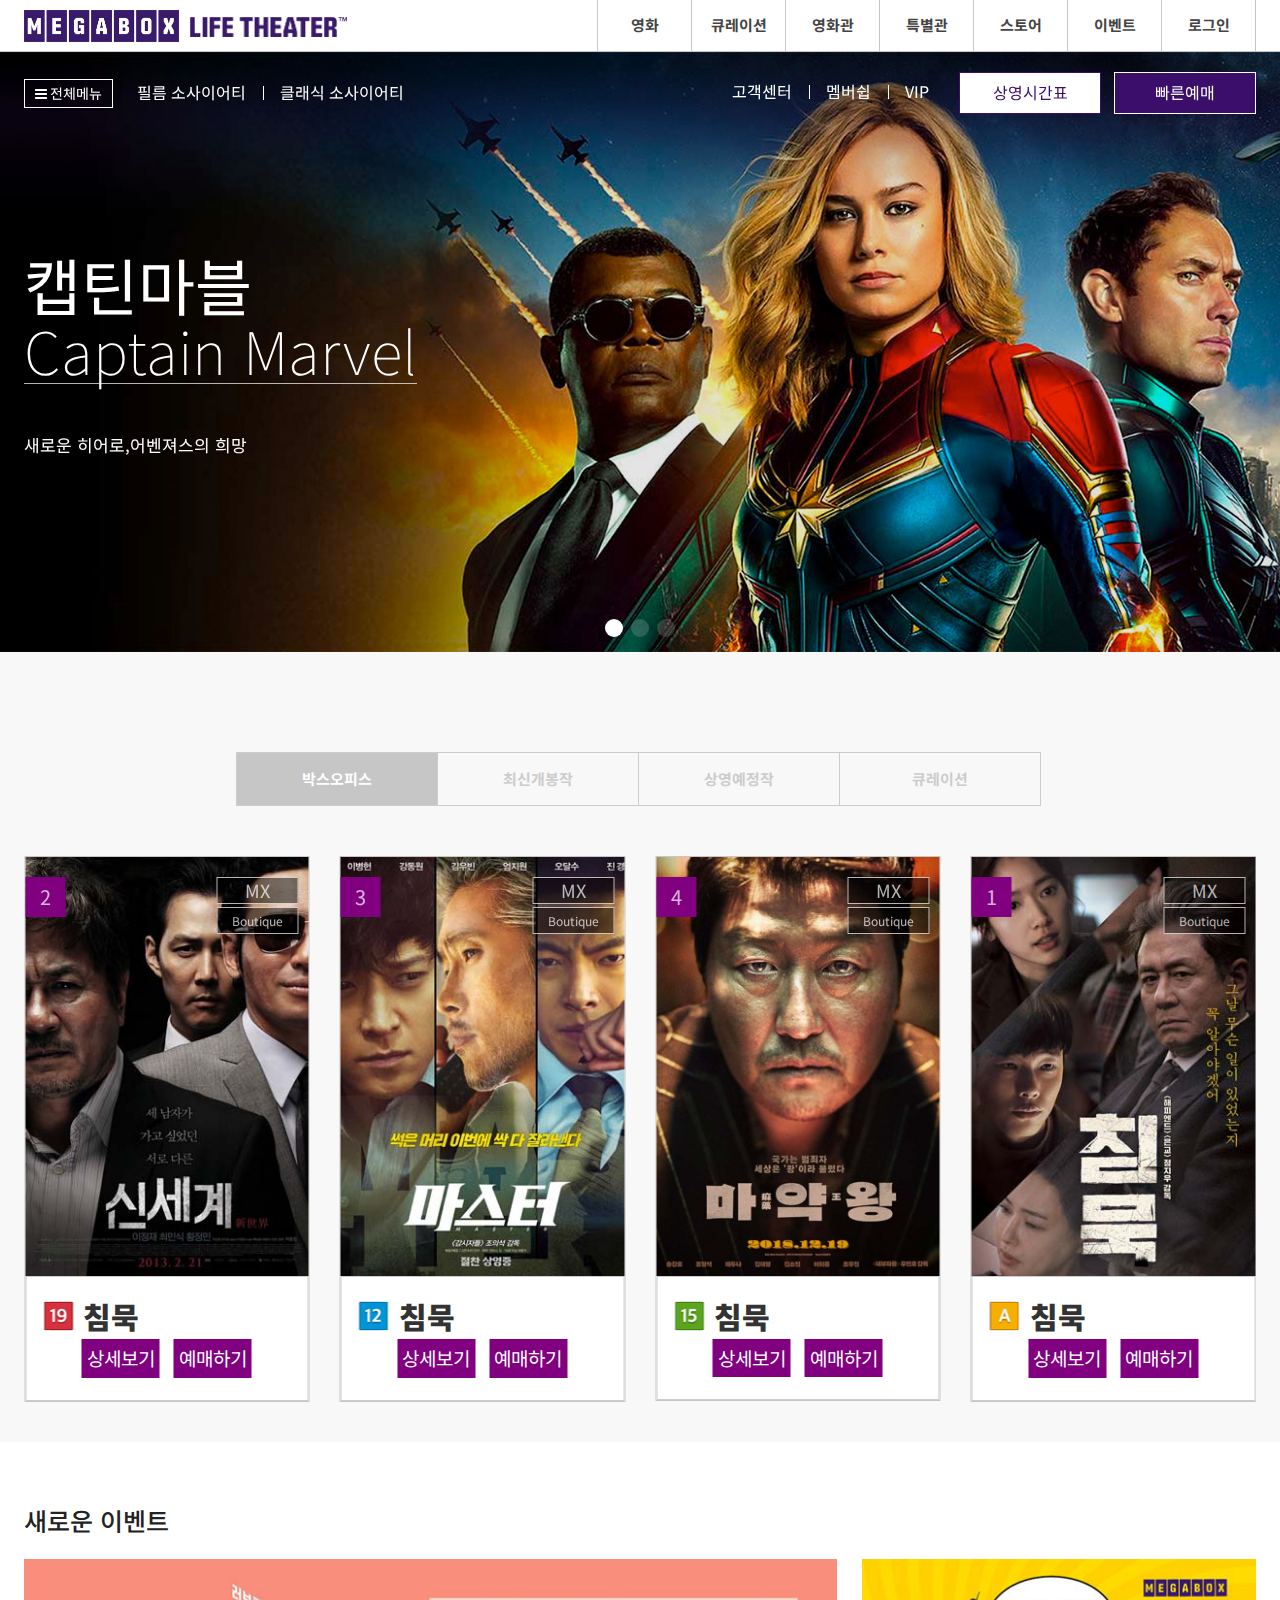
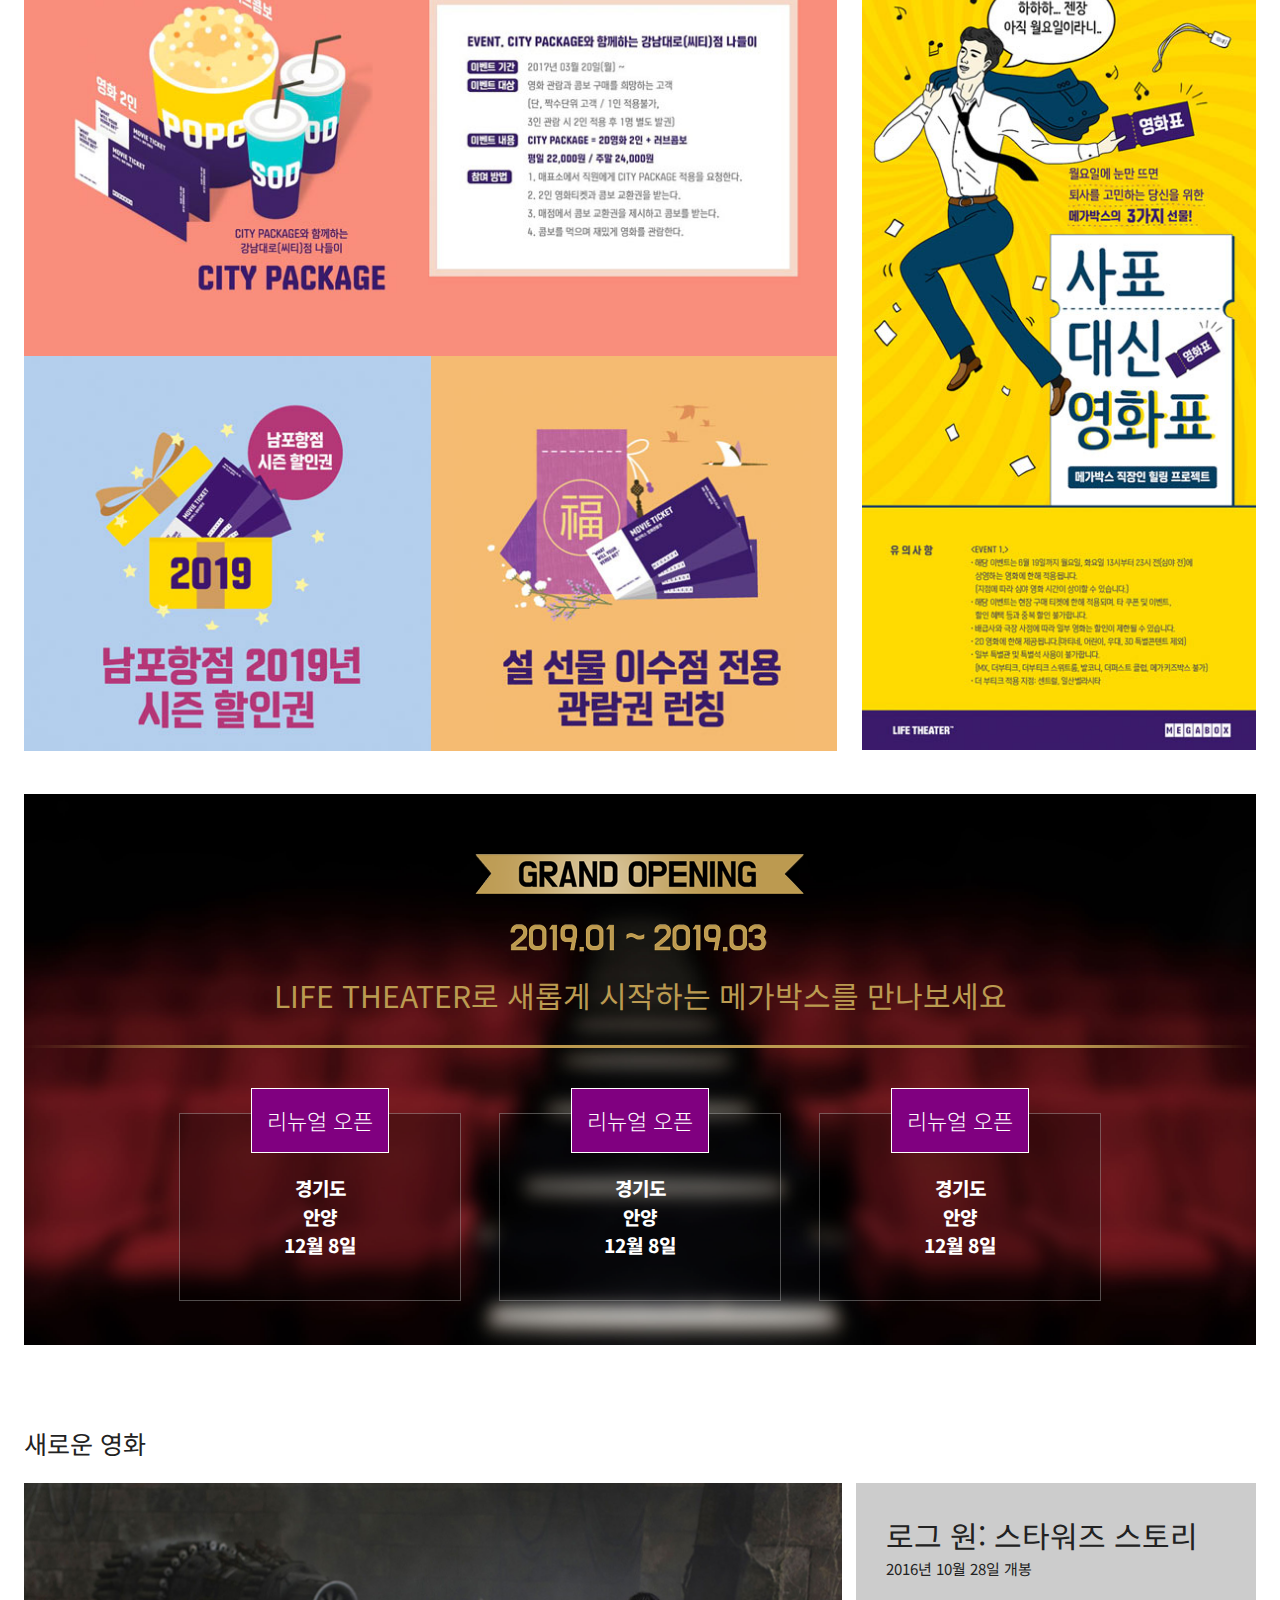
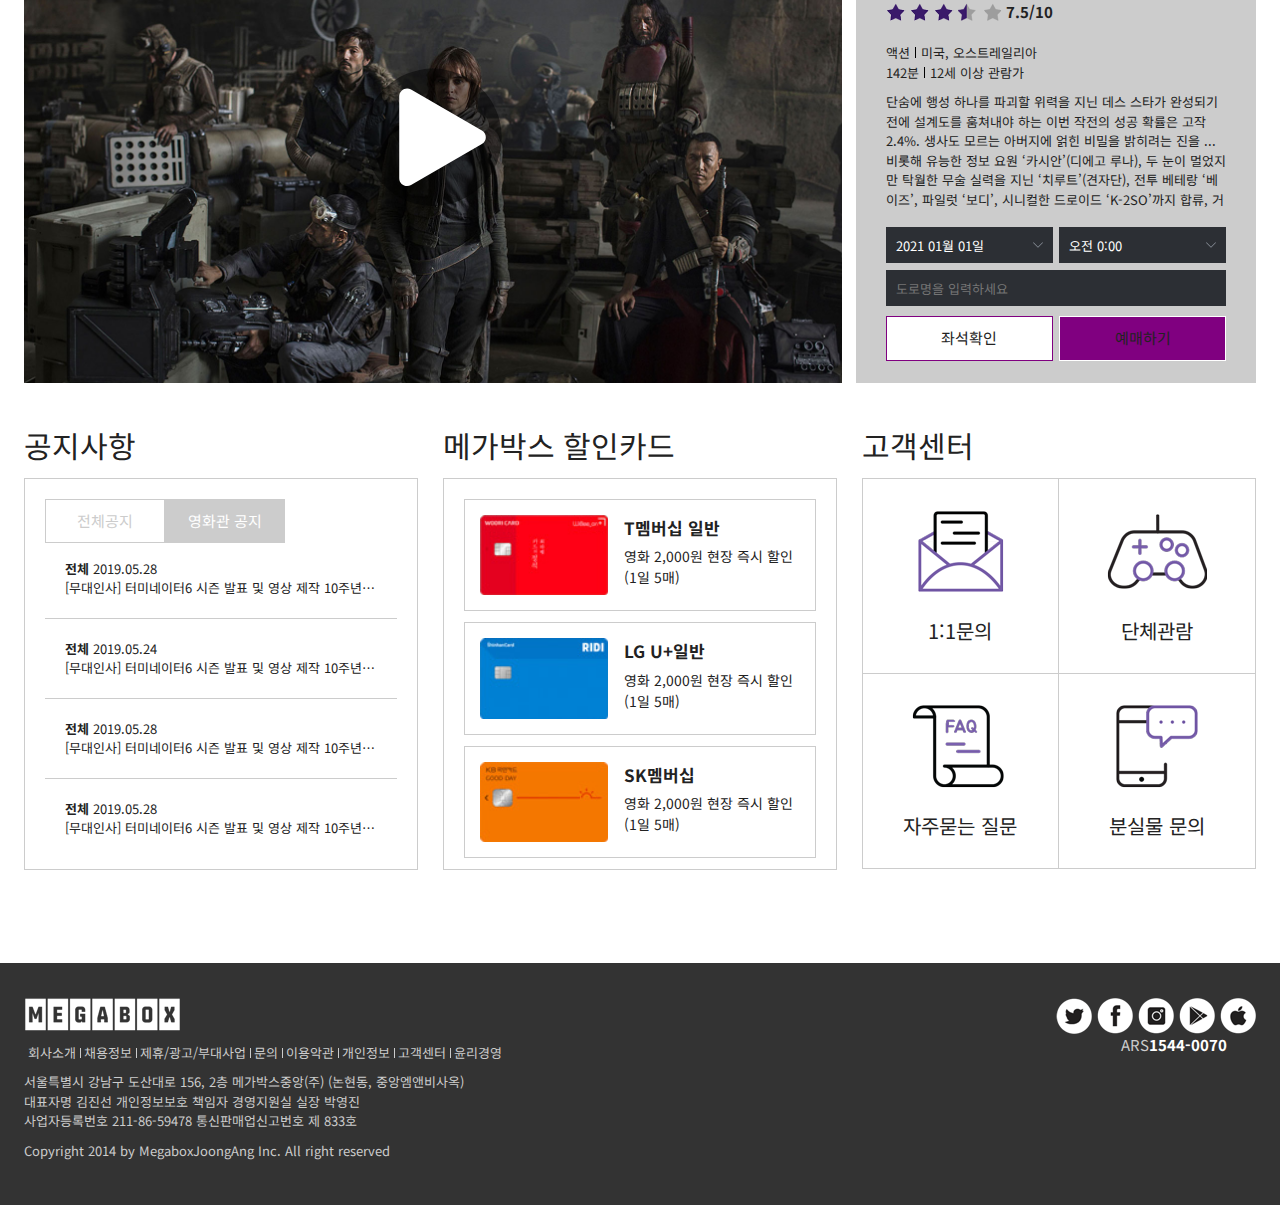
<file: other/megabox/index.html>
<!DOCTYPE html>
<html lang="ko">
<head>
    <meta charset="UTF-8">
    <meta name="viewport" content="width=device-width, initial-scale=1.0">
    <title>메가박스</title>
    <!---CSS--->
    <link rel="stylesheet" href="assets/css/reset.css"/>
    <link rel="stylesheet" href="assets/css/style.css"/>
	<link rel="stylesheet" href="assets/css/swiper.css"/>
	<link rel="stylesheet" href="assets/css/font-awesome.css"/>
	<!--구글폰트-->
	<link href="https://fonts.googleapis.com/css2?family=Noto+Sans+KR:wght@100;300;400;500;700;900&display=swap" rel="stylesheet">
    <!-- 파비콘 -->
    <link rel="shortcut icon" href="assets/icons/favicon.ico" />
    <link rel="apple-touch-icon-precomposed" sizes="72x72"href="assets/icons/favicon_72.png" />
    <link rel="apple-touch-icon-precomposed" sizes="96x96" href="assets/icons/favicon_96.png" />
    <link rel="apple-touch-icon-precomposed" sizes="144x144" href="assets/icons/favicon_144.png" />
	<link rel="apple-touch-icon-precomposed" sizes="192x192" href="assets/icons/favicon_192.png" />

    <!-- 페이스북 메타 태그 -->
    <meta property="og:title" content="메가박스 사이트 만들기" />
    <meta property="og:url" content="https://github.com/webstoryboy/megabox2019" />
    <meta property="og:image" content="https://webstoryboy.github.io/megabox2019/mega.jpg" />
    <meta property="og:description" content="메가박스 사이트 따라하면서 배우는 튜토리얼입니다." />
   
    <!-- 트위터 메타 태그 -->
    <meta name="twitter:card" content="summary">
    <meta name="twitter:title" content="메가박스 사이트 만들기">
    <meta name="twitter:url" content="https://github.com/webstoryboy/megabox2019/">
    <meta name="twitter:image" content="https://webstoryboy.github.io/megabox2019/mega.jpg">
    <meta name="twitter:description" content="메가박스 사이트 따라하면서 배우는 튜토리얼입니다.">
    
    <!-- HTLM5shiv ie6~8 -->
    <!--[if lt IE 9]> 
      <script src="assets/js/html5shiv.min.js"></script>
      <script type="text/javascript">
         alert("현재 브라우저는 지원하지 않습니다. 크롬 브라우저를 추천합니다.!");
      </script>
   <![endif]-->
</head>
<body>
<header id="header">
	<div class="container">
		<div class="row">
			<div class="header clearfix">
				<h1>
					<a href="#">
						<em><img src="assets/img/logo.png" alt="MEGABOX"></em>
						<strong><img src="assets/img/logo-sub.png" alt="LIFE THEATER"></strong>
					</a>
				</h1>
				<nav id="mNav">
					<h2 class="ir_so">메가박스 전체메뉴</h2>
					<a href="#" class="ham"><span></span></a>
				</nav>
				<nav class="nav">
					<ul class="clearfix">
						<li><a href="#">영화</a></li>
						<li><a href="#">큐레이션</a></li>
						<li><a href="#">영화관</a></li>
						<li><a href="#">특별관</a></li>
						<li><a href="#">스토어</a></li>
						<li><a href="#">이벤트</a></li>
						<li><a href="#">로그인</a></li>
					</ul>
				</nav>
			</div>
		</div>
	</div>
</header>
<!--//header-->
<section id="banner">
	<h2 class="ir_so">최신영화소식</h2>
	<div class="banner_menu">
		<div class="container">
			<div class="row">
				<div class="bm_left">
					<ul>
						<li class="total"><a href="#"><i class="fa fa-bars" aria-hidden="true"></i>전체메뉴</a></li>
						<li class="line"><a href="#">필름 소사이어티</a></li>
						<li><a href="#">클래식 소사이어티</a></li>
					</ul>
				</div>
				<div class="bm_right">
					<ul>
						<li class="line"><a href="#">고객센터</a></li>
						<li class="line"><a href="#">멤버쉽</a></li>
						<li><a href="#">VIP</a></li>
					</ul>
					<ul>
						<li class="white"><a href="#">상영시간표</a></li>
						<li class="purple"><a href="#">빠른예매</a></li>
					</ul>
				</div>
			</div>
		</div>
	</div>
	<!--//banner 상단메뉴-->
	<div class="slider">
		<div class="swiper-container">
			<div class="swiper-wrapper">
				<div class="swiper-slide ss1">
					<div class="container">
						<div class="row">
							<h2>캡틴마블<em>Captain Marvel</em></h2>
							<p>새로운 히어로,어벤져스의 희망</p>
							<ul class="bm_right_bottom_menu">
								<li class="white1"><a href="#">상영시간표</a></li>
								<li class="purple1"><a href="#">빠른예매</a></li>
							</ul>
						</div>
					</div>
				</div>
				<div class="swiper-slide ss2">
					<div class="container">
						<div class="row">
							<h2>캡틴마블<em>Captain Marvel</em></h2>
							<p>새로운 히어로,어벤져스의 희망</p>
							<ul class="bm_right_bottom_menu">
								<li class="white1"><a href="#">상영시간표</a></li>
								<li class="purple1"><a href="#">빠른예매</a></li>
							</ul>
						</div>
					</div>
				</div>
				<div class="swiper-slide ss3">
					<div class="container">
						<div class="row">
							<h2>캡틴마블<em>Captain Marvel</em></h2>
							<p>새로운 히어로,어벤져스의 희망</p>
							<ul class="bm_right_bottom_menu">
								<li class="white1"><a href="#">상영시간표</a></li>
								<li class="purple1"><a href="#">빠른예매</a></li>
							</ul>
						</div>
					</div>
				</div>
				...
			</div>
			<div class="swiper-pagination"></div>
			<div class="swiper-button-prev"></div>
			<div class="swiper-button-next"></div>
		</div>
	</div>
</section>
<!--//banner-->
<section id="movie">
	<div class="container">
		<div class="row">
			<div class="movie">
				<h2 class="ir_so">영화예매</h2>
				<div class="movie_title">
					<ul>
						<li class="active"><a href="#">박스오피스</a></li>
						<li><a href="#">최신개봉작</a></li>
						<li><a href="#">상영예정작</a></li>
						<li><a href="#">큐레이션</a></li>
					</ul>
				</div>
				<div class="movie_chart">
					<div class="swiper-container2">
						<div class="chart_cont1 swiper-wrapper">						
							<div class="swiper-slide">
								<div class="poster">
									<figure>
										<img src="assets/img/poster01.jpg" srcset="assets/img/poster01@2.jpg 2x" alt="포스터">
									</figure>
									<div class="rank">1</div>
									<div class="mx">
										<span>MX</span>
										<span>Boutique</span>
									</div>
								</div>							
								<div class="info">
									<h3><span class="icon ir_pm all">전체관람가</span><strong>침묵</strong></h3>
									<div class="info_button">
										<a href="#">상세보기</a>
										<a href="#">예매하기</a>
									</div>
								</div>
							</div>
							<!--//poster1-->
							<div class="swiper-slide">
								<div class="poster">
									<figure>
										<img src="assets/img/poster02.jpg" srcset="assets/img/poster02@2.jpg 2x" alt="포스터">
									</figure>
									<div class="rank">2</div>
									<div class="mx">
										<span>MX</span>
										<span>Boutique</span>
									</div>
								</div>							
								<div class="info">
									<h3><span class="icon ir_pm a15">15세이상 관람가</span><strong>침묵</strong></h3>
									<div class="info_button">
										<a href="#">상세보기</a>
										<a href="#">예매하기</a>
									</div>
								</div>
							</div>
							<!--//poster2-->
							<div class="swiper-slide">
								<div class="poster">
									<figure>
										<img src="assets/img/poster03.jpg" srcset="assets/img/poster03@2.jpg 2x" alt="포스터">
									</figure>
									<div class="rank">3</div>
									<div class="mx">
										<span>MX</span>
										<span>Boutique</span>
									</div>
								</div>							
								<div class="info">
									<h3><span class="icon ir_pm a19">19세 이상 관람가</span><strong>침묵</strong></h3>
									<div class="info_button">
										<a href="#">상세보기</a>
										<a href="#">예매하기</a>
									</div>
								</div>
							</div>
							<!--//poster3-->
							<div class="swiper-slide">
								<div class="poster">
									<figure>
										<img src="assets/img/poster04.jpg" srcset="assets/img/poster04@2.jpg 2x" alt="포스터">
									</figure>
									<div class="rank">4</div>
									<div class="mx">
										<span>MX</span>
										<span>Boutique</span>
									</div>
								</div>							
								<div class="info">
									<h3><span class="icon ir_pm a12">12세이상관람가</span><strong>침묵</strong></h3>
									<div class="info_button">
										<a href="#">상세보기</a>
										<a href="#">예매하기</a>
									</div>
								</div>
							</div>
							<!--//poster4-->
							<div class="swiper-slide">
								<div class="poster">
									<figure>
										<img src="assets/img/poster01.jpg" srcset="assets/img/poster01@2.jpg 2x" alt="포스터">
									</figure>
									<div class="rank">1</div>
									<div class="mx">
										<span>MX</span>
										<span>Boutique</span>
									</div>
								</div>							
								<div class="info">
									<h3><span class="icon ir_pm all">전체관람가</span><strong>침묵</strong></h3>
									<div class="info_button">
										<a href="#">상세보기</a>
										<a href="#">예매하기</a>
									</div>
								</div>
							</div>
							<!--//poster5-->
							<div class="swiper-slide">
								<div class="poster">
									<figure>
										<img src="assets/img/poster02.jpg" srcset="assets/img/poster02@2.jpg 2x" alt="포스터">
									</figure>
									<div class="rank">2</div>
									<div class="mx">
										<span>MX</span>
										<span>Boutique</span>
									</div>
								</div>							
								<div class="info">
									<h3><span class="icon ir_pm a15">15세이상 관람가</span><strong>침묵</strong></h3>
									<div class="info_button">
										<a href="#">상세보기</a>
										<a href="#">예매하기</a>
									</div>
								</div>
							</div>
							<!--//poster6-->
							<div class="swiper-slide">
								<div class="poster">
									<figure>
										<img src="assets/img/poster03.jpg" srcset="assets/img/poster03@2.jpg 2x" alt="포스터">
									</figure>
									<div class="rank">3</div>
									<div class="mx">
										<span>MX</span>
										<span>Boutique</span>
									</div>
								</div>							
								<div class="info">
									<h3><span class="icon ir_pm a19">19세 이상 관람가</span><strong>침묵</strong></h3>
									<div class="info_button">
										<a href="#">상세보기</a>
										<a href="#">예매하기</a>
									</div>
								</div>
							</div>
							<!--//poster7-->
							<div class="swiper-slide">
								<div class="poster">
									<figure>
										<img src="assets/img/poster04.jpg" srcset="assets/img/poster04@2.jpg 2x" alt="포스터">
									</figure>
									<div class="rank">4</div>
									<div class="mx">
										<span>MX</span>
										<span>Boutique</span>
									</div>
								</div>							
								<div class="info">
									<h3><span class="icon ir_pm a12">12세이상관람가</span><strong>침묵</strong></h3>
									<div class="info_button">
										<a href="#">상세보기</a>
										<a href="#">예매하기</a>
									</div>
								</div>
							</div>
							<!--//poster8-->
						</div>
					</div>
					<!--//chart_cont1-->
					<div class="swiper-container2">
						<div class="chart_cont2 swiper-wrapper">	
							<div class="swiper-slide">
								<div class="poster">
									<figure>
										<img src="assets/img/poster01.jpg" srcset="assets/img/poster01@2.jpg 2x" alt="포스터">
									</figure>
									<div class="rank">1</div>
									<div class="mx">
										<span>MX</span>
										<span>Boutique</span>
									</div>
								</div>							
								<div class="info">
									<h3><span class="icon ir_pm all">전체관람가</span><strong>침묵</strong></h3>
									<div class="info_button">
										<a href="#">상세보기</a>
										<a href="#">예매하기</a>
									</div>
								</div>
							</div>
							<!--//poster1-->
							<div class="swiper-slide">
								<div class="poster">
									<figure>
										<img src="assets/img/poster02.jpg" srcset="assets/img/poster02@2.jpg 2x" alt="포스터">
									</figure>
									<div class="rank">2</div>
									<div class="mx">
										<span>MX</span>
										<span>Boutique</span>
									</div>
								</div>							
								<div class="info">
									<h3><span class="icon ir_pm a15">15세이상 관람가</span><strong>침묵</strong></h3>
									<div class="info_button">
										<a href="#">상세보기</a>
										<a href="#">예매하기</a>
									</div>
								</div>
							</div>
							<!--//poster2-->
							<div class="swiper-slide">
								<div class="poster">
									<figure>
										<img src="assets/img/poster03.jpg" srcset="assets/img/poster03@2.jpg 2x" alt="포스터">
									</figure>
									<div class="rank">3</div>
									<div class="mx">
										<span>MX</span>
										<span>Boutique</span>
									</div>
								</div>							
								<div class="info">
									<h3><span class="icon ir_pm a19">19세 이상 관람가</span><strong>침묵</strong></h3>
									<div class="info_button">
										<a href="#">상세보기</a>
										<a href="#">예매하기</a>
									</div>
								</div>
							</div>
							<!--//poster3-->
							<div class="swiper-slide">
								<div class="poster">
									<figure>
										<img src="assets/img/poster04.jpg" srcset="assets/img/poster04@2.jpg 2x" alt="포스터">
									</figure>
									<div class="rank">4</div>
									<div class="mx">
										<span>MX</span>
										<span>Boutique</span>
									</div>
								</div>							
								<div class="info">
									<h3><span class="icon ir_pm a12">12세이상관람가</span><strong>침묵</strong></h3>
									<div class="info_button">
										<a href="#">상세보기</a>
										<a href="#">예매하기</a>
									</div>
								</div>
							</div>
							<!--//poster4-->
							<div class="swiper-slide">
								<div class="poster">
									<figure>
										<img src="assets/img/poster01.jpg" srcset="assets/img/poster01@2.jpg 2x" alt="포스터">
									</figure>
									<div class="rank">1</div>
									<div class="mx">
										<span>MX</span>
										<span>Boutique</span>
									</div>
								</div>							
								<div class="info">
									<h3><span class="icon ir_pm all">전체관람가</span><strong>침묵</strong></h3>
									<div class="info_button">
										<a href="#">상세보기</a>
										<a href="#">예매하기</a>
									</div>
								</div>
							</div>
							<!--//poster5-->
							<div class="swiper-slide">
								<div class="poster">
									<figure>
										<img src="assets/img/poster02.jpg" srcset="assets/img/poster02@2.jpg 2x" alt="포스터">
									</figure>
									<div class="rank">2</div>
									<div class="mx">
										<span>MX</span>
										<span>Boutique</span>
									</div>
								</div>							
								<div class="info">
									<h3><span class="icon ir_pm a15">15세이상 관람가</span><strong>침묵</strong></h3>
									<div class="info_button">
										<a href="#">상세보기</a>
										<a href="#">예매하기</a>
									</div>
								</div>
							</div>
							<!--//poster6-->
							<div class="swiper-slide">
								<div class="poster">
									<figure>
										<img src="assets/img/poster03.jpg" srcset="assets/img/poster03@2.jpg 2x" alt="포스터">
									</figure>
									<div class="rank">3</div>
									<div class="mx">
										<span>MX</span>
										<span>Boutique</span>
									</div>
								</div>							
								<div class="info">
									<h3><span class="icon ir_pm a19">19세 이상 관람가</span><strong>침묵</strong></h3>
									<div class="info_button">
										<a href="#">상세보기</a>
										<a href="#">예매하기</a>
									</div>
								</div>
							</div>
							<!--//poster7-->
							<div class="swiper-slide">
								<div class="poster">
									<figure>
										<img src="assets/img/poster04.jpg" srcset="assets/img/poster04@2.jpg 2x" alt="포스터">
									</figure>
									<div class="rank">4</div>
									<div class="mx">
										<span>MX</span>
										<span>Boutique</span>
									</div>
								</div>							
								<div class="info">
									<h3><span class="icon ir_pm a12">12세이상관람가</span><strong>침묵</strong></h3>
									<div class="info_button">
										<a href="#">상세보기</a>
										<a href="#">예매하기</a>
									</div>
								</div>
							</div>
							<!--//poster8-->
						</div>
					</div>
					<!--//chart_cont2-->
					<div class="swiper-container2">
						<div class="chart_cont3 swiper-wrapper">	
							<div class="swiper-slide">
								<div class="poster">
									<figure>
										<img src="assets/img/poster02.jpg" srcset="assets/img/poster02@2.jpg 2x" alt="포스터">
									</figure>
									<div class="rank">1</div>
									<div class="mx">
										<span>MX</span>
										<span>Boutique</span>
									</div>
								</div>							
								<div class="info">
									<h3><span class="icon ir_pm all">전체관람가</span><strong>침묵</strong></h3>
									<div class="info_button">
										<a href="#">상세보기</a>
										<a href="#">예매하기</a>
									</div>
								</div>
							</div>
							<!--//poster1-->
							<div class="swiper-slide">
								<div class="poster">
									<figure>
										<img src="assets/img/poster02.jpg" srcset="assets/img/poster02@2.jpg 2x" alt="포스터">
									</figure>
									<div class="rank">2</div>
									<div class="mx">
										<span>MX</span>
										<span>Boutique</span>
									</div>
								</div>							
								<div class="info">
									<h3><span class="icon ir_pm a15">15세이상 관람가</span><strong>침묵</strong></h3>
									<div class="info_button">
										<a href="#">상세보기</a>
										<a href="#">예매하기</a>
									</div>
								</div>
							</div>
							<!--//poster2-->
							<div class="swiper-slide">
								<div class="poster">
									<figure>
										<img src="assets/img/poster03.jpg" srcset="assets/img/poster03@2.jpg 2x" alt="포스터">
									</figure>
									<div class="rank">3</div>
									<div class="mx">
										<span>MX</span>
										<span>Boutique</span>
									</div>
								</div>							
								<div class="info">
									<h3><span class="icon ir_pm a19">19세 이상 관람가</span><strong>침묵</strong></h3>
									<div class="info_button">
										<a href="#">상세보기</a>
										<a href="#">예매하기</a>
									</div>
								</div>
							</div>
							<!--//poster3-->
							<div class="swiper-slide">
								<div class="poster">
									<figure>
										<img src="assets/img/poster04.jpg" srcset="assets/img/poster04@2.jpg 2x" alt="포스터">
									</figure>
									<div class="rank">4</div>
									<div class="mx">
										<span>MX</span>
										<span>Boutique</span>
									</div>
								</div>							
								<div class="info">
									<h3><span class="icon ir_pm a12">12세이상관람가</span><strong>침묵</strong></h3>
									<div class="info_button">
										<a href="#">상세보기</a>
										<a href="#">예매하기</a>
									</div>
								</div>
							</div>
							<!--//poster4-->
							<div class="swiper-slide">
								<div class="poster">
									<figure>
										<img src="assets/img/poster01.jpg" srcset="assets/img/poster01@2.jpg 2x" alt="포스터">
									</figure>
									<div class="rank">1</div>
									<div class="mx">
										<span>MX</span>
										<span>Boutique</span>
									</div>
								</div>							
								<div class="info">
									<h3><span class="icon ir_pm all">전체관람가</span><strong>침묵</strong></h3>
									<div class="info_button">
										<a href="#">상세보기</a>
										<a href="#">예매하기</a>
									</div>
								</div>
							</div>
							<!--//poster5-->
							<div class="swiper-slide">
								<div class="poster">
									<figure>
										<img src="assets/img/poster02.jpg" srcset="assets/img/poster02@2.jpg 2x" alt="포스터">
									</figure>
									<div class="rank">2</div>
									<div class="mx">
										<span>MX</span>
										<span>Boutique</span>
									</div>
								</div>							
								<div class="info">
									<h3><span class="icon ir_pm a15">15세이상 관람가</span><strong>침묵</strong></h3>
									<div class="info_button">
										<a href="#">상세보기</a>
										<a href="#">예매하기</a>
									</div>
								</div>
							</div>
							<!--//poster6-->
							<div class="swiper-slide">
								<div class="poster">
									<figure>
										<img src="assets/img/poster03.jpg" srcset="assets/img/poster03@2.jpg 2x" alt="포스터">
									</figure>
									<div class="rank">3</div>
									<div class="mx">
										<span>MX</span>
										<span>Boutique</span>
									</div>
								</div>							
								<div class="info">
									<h3><span class="icon ir_pm a19">19세 이상 관람가</span><strong>침묵</strong></h3>
									<div class="info_button">
										<a href="#">상세보기</a>
										<a href="#">예매하기</a>
									</div>
								</div>
							</div>
							<!--//poster7-->
							<div class="swiper-slide">
								<div class="poster">
									<figure>
										<img src="assets/img/poster04.jpg" srcset="assets/img/poster04@2.jpg 2x" alt="포스터">
									</figure>
									<div class="rank">4</div>
									<div class="mx">
										<span>MX</span>
										<span>Boutique</span>
									</div>
								</div>							
								<div class="info">
									<h3><span class="icon ir_pm a12">12세이상관람가</span><strong>침묵</strong></h3>
									<div class="info_button">
										<a href="#">상세보기</a>
										<a href="#">예매하기</a>
									</div>
								</div>
							</div>
							<!--//poster8-->
						</div>
					</div>
					<!--//chart_cont3-->
					<div class="swiper-container2">
						<div class="chart_cont4 swiper-wrapper">	
							<div class="swiper-slide">
								<div class="poster">
									<figure>
										<img src="assets/img/poster01.jpg" srcset="assets/img/poster01@2.jpg 2x" alt="포스터">
									</figure>
									<div class="rank">1</div>
									<div class="mx">
										<span>MX</span>
										<span>Boutique</span>
									</div>
								</div>							
								<div class="info">
									<h3><span class="icon ir_pm all">전체관람가</span><strong>침묵</strong></h3>
									<div class="info_button">
										<a href="#">상세보기</a>
										<a href="#">예매하기</a>
									</div>
								</div>
							</div>
							<!--//poster1-->
							<div class="swiper-slide">
								<div class="poster">
									<figure>
										<img src="assets/img/poster02.jpg" srcset="assets/img/poster02@2.jpg 2x" alt="포스터">
									</figure>
									<div class="rank">2</div>
									<div class="mx">
										<span>MX</span>
										<span>Boutique</span>
									</div>
								</div>							
								<div class="info">
									<h3><span class="icon ir_pm a15">15세이상 관람가</span><strong>침묵</strong></h3>
									<div class="info_button">
										<a href="#">상세보기</a>
										<a href="#">예매하기</a>
									</div>
								</div>
							</div>
							<!--//poster2-->
							<div class="swiper-slide">
								<div class="poster">
									<figure>
										<img src="assets/img/poster03.jpg" srcset="assets/img/poster03@2.jpg 2x" alt="포스터">
									</figure>
									<div class="rank">3</div>
									<div class="mx">
										<span>MX</span>
										<span>Boutique</span>
									</div>
								</div>							
								<div class="info">
									<h3><span class="icon ir_pm a19">19세 이상 관람가</span><strong>침묵</strong></h3>
									<div class="info_button">
										<a href="#">상세보기</a>
										<a href="#">예매하기</a>
									</div>
								</div>
							</div>
							<!--//poster3-->
							<div class="swiper-slide">
								<div class="poster">
									<figure>
										<img src="assets/img/poster04.jpg" srcset="assets/img/poster04@2.jpg 2x" alt="포스터">
									</figure>
									<div class="rank">4</div>
									<div class="mx">
										<span>MX</span>
										<span>Boutique</span>
									</div>
								</div>							
								<div class="info">
									<h3><span class="icon ir_pm a12">12세이상관람가</span><strong>침묵</strong></h3>
									<div class="info_button">
										<a href="#">상세보기</a>
										<a href="#">예매하기</a>
									</div>
								</div>
							</div>
							<!--//poster4-->
							<div class="swiper-slide">
								<div class="poster">
									<figure>
										<img src="assets/img/poster01.jpg" srcset="assets/img/poster01@2.jpg 2x" alt="포스터">
									</figure>
									<div class="rank">1</div>
									<div class="mx">
										<span>MX</span>
										<span>Boutique</span>
									</div>
								</div>							
								<div class="info">
									<h3><span class="icon ir_pm all">전체관람가</span><strong>침묵</strong></h3>
									<div class="info_button">
										<a href="#">상세보기</a>
										<a href="#">예매하기</a>
									</div>
								</div>
							</div>
							<!--//poster5-->
							<div class="swiper-slide">
								<div class="poster">
									<figure>
										<img src="assets/img/poster02.jpg" srcset="assets/img/poster02@2.jpg 2x" alt="포스터">
									</figure>
									<div class="rank">2</div>
									<div class="mx">
										<span>MX</span>
										<span>Boutique</span>
									</div>
								</div>							
								<div class="info">
									<h3><span class="icon ir_pm a15">15세이상 관람가</span><strong>침묵</strong></h3>
									<div class="info_button">
										<a href="#">상세보기</a>
										<a href="#">예매하기</a>
									</div>
								</div>
							</div>
							<!--//poster6-->
							<div class="swiper-slide">
								<div class="poster">
									<figure>
										<img src="assets/img/poster03.jpg" srcset="assets/img/poster03@2.jpg 2x" alt="포스터">
									</figure>
									<div class="rank">3</div>
									<div class="mx">
										<span>MX</span>
										<span>Boutique</span>
									</div>
								</div>							
								<div class="info">
									<h3><span class="icon ir_pm a19">19세 이상 관람가</span><strong>침묵</strong></h3>
									<div class="info_button">
										<a href="#">상세보기</a>
										<a href="#">예매하기</a>
									</div>
								</div>
							</div>
							<!--//poster7-->
							<div class="swiper-slide">
								<div class="poster">
									<figure>
										<img src="assets/img/poster04.jpg" srcset="assets/img/poster04@2.jpg 2x" alt="포스터">
									</figure>
									<div class="rank">4</div>
									<div class="mx">
										<span>MX</span>
										<span>Boutique</span>
									</div>
								</div>							
								<div class="info">
									<h3><span class="icon ir_pm a12">12세이상관람가</span><strong>침묵</strong></h3>
									<div class="info_button">
										<a href="#">상세보기</a>
										<a href="#">예매하기</a>
									</div>
								</div>
							</div>
							<!--//poster8-->
						</div>
					</div>
					<!--//chart_cont4-->
				</div>
			</div>
		</div>
	</div>
</section>
<!--//movie-->
<!--이벤트-->
<section id="event">
	<div class="container">
		<div class="row">
			<div class="event">
				<h3>새로운 이벤트</h3>
				<div>
					<div class="left_event">
						<div class="event_slider">
							<img src="assets/img/event01.jpg" srcset="assets/img/event01@1.jpg 2x"alt="쿠폰이벤트">
						</div>
						<div class="event1">
							<img src="assets/img/event02.jpg" srcset="assets/img/event02@2.jpg 2x"alt="남포항점">
						</div>
						<div class="event2">
							<img src="assets/img/event03.jpg" srcset="assets/img/event03@2.jpg 2x"alt="이수점이벤트">
						</div>
					</div>
					<div class="right_event">
						<img src="assets/img/event04.jpg" srcset="assets/img/event04@2.jpg 2x"alt="영화표이벤트">
					</div>
				</div>
			</div>
		</div>
	</div>
</section>
<!--//이벤트-->
<!--오프닝-->
<div id="opening">
	<div class="container">
		<div class="row">
			<div class="opening">
				<h3><span class="grand icon ir_pm">grand opening</span></h3>
				<strong class="date icon ir_pm">20191/20193</strong>
				<p class="desc">LIFE THEATER로 새롭게 시작하는 메가박스를 만나보세요</p>
				<div class="open_box">
					<div>
						<h4>리뉴얼 오픈</h4>
						<p>경기도<br/>안양<br/>12월 8일</p>
					</div>
					<div>
						<h4>리뉴얼 오픈</h4>
						<p>경기도<br/>안양<br/>12월 8일</p>
					</div>
					<div>
						<h4>리뉴얼 오픈</h4>
						<p>경기도<br/>안양<br/>12월 8일</p>
					</div>
				</div>
			</div>
		</div>
	</div>
</div>
<!--//오프닝-->
<!--새로운영화-->
<div id="new">
	<div class="container">
		<div class="row">
			<div class="new">
				<div>
					<h4>새로운 영화</h4>
					<div class="new_left">
						<div class="play" id="showTrailer" data-youtube="9bZkp7q19f0">
							<svg version="1.1" id="Layer_1" xmlns="http://www.w3.org/2000/svg" xmlns:xlink="http://www.w3.org/1999/xlink" x="0px" y="0px"
							viewBox="0 0 88 93" style="enable-background:new 0 0 88 93;" xml:space="preserve">
							<style type="text/css">
							.st0{fill:#010202;opacity:0.5;}
							.st1{fill:#FFFFFF;}
							</style>
							<circle class="st0" cx="44" cy="46.5" r="40.29"/>
							<path class="st1" d="M24.19,46.5V22.51c0-3.56,3.85-5.79,6.94-4.01l20.78,12l20.78,12c3.08,1.78,3.08,6.23,0,8.01l-20.78,12
								l-20.78,12c-3.08,1.78-6.94-0.45-6.94-4.01V46.5z"/>
							</svg>
						</div>
					</div>
					<div class="new_right">
						<div>
							<h3 class="title">로그 원: 스타워즈 스토리</h3>
							<span class="release">2016년 10월 28일 개봉</span>
							<div class="star">
								<span class="icon star1"></span>
								<span class="icon star1"></span>
								<span class="icon star1"></span>
								<span class="icon star2"></span>
								<span class="icon star0"></span>
								<strong>7.5/10</strong>
							</div>
							<ul class="summary">
								<li class="genre"><span class="bar">액션</span><span>미국, 오스트레일리아</span></li>
								<li class="age"><span class="bar">142분</span><span>12세 이상 관람가</span></li>
								<li class="desc">단숨에 행성 하나를 파괴할 위력을 지닌 데스 스타가 완성되기 전에 설계도를 훔쳐내야 하는 이번 작전의 성공 확률은 고작 2.4%. 생사도 모르는 아버지에 얽힌 비밀을 밝히려는 진을 ...비롯해 유능한 정보 요원 ‘카시안’(디에고 루나), 두 눈이 멀었지만 탁월한 무술 실력을 지닌 ‘치루트’(견자단), 전투 베테랑 ‘베이즈’, 파일럿 ‘보디’, 시니컬한 드로이드 ‘K-2SO’까지 합류, 거대한 전쟁을 끝낼 ‘로그 원’이 이끄는 가장 비밀스런 작전이 시작되는데…</li>
							</ul>
							<div class="select">
								<div class="s1">
									<label for="udate" class="ir_so">날짜</label>
									<select id="udate" name="udate" class="ui_select2"/>
										<option value="2021 01월 01일">2021 01월 01일</option>
										<option value="2021 01월 02일">2021 01월 02일</option>
										<option value="2021 01월 03일">2021 01월 03일</option>
										<option value="2021 01월 04일">2021 01월 04일</option>
									</select>
								</div>
								<div class="s2">
									<label for="utime" class="ir_so">시간</label>
									<select id="utime" class="ui_select2" name="utime">
										<option value="오전 0:00">오전 0:00</option>
										<option value="오전 1:00">오전 1:00</option>
										<option value="오전 2:00">오전 2:00</option>
										<option value="오전 3:00">오전 3:00</option>
										<option value="오전 4:00">오전 4:00</option>
										<option value="오전 5:00">오전 5:00</option>
										<option value="오전 6:00">오전 6:00</option>
										<option value="오전 7:00">오전 7:00</option>
										<option value="오전 8:00">오전 8:00</option>
										<option value="오전 9:00">오전 9:00</option>
										<option value="오전 10:00">오전 10:00</option>
										<option value="오전 11:00">오전 11:00</option>
										<option value="오전 12:00">오전 12:00</option>
										<option value="오후 1:00">오후 1:00</option>
										<option value="오후 2:00">오후 2:00</option>
										<option value="오후 3:00">오후 3:00</option>
										<option value="오후 4:00">오후 4:00</option>
										<option value="오후 5:00">오후 5:00</option>
										<option value="오후 6:00">오후 6:00</option>
										<option value="오후 7:00">오후 7:00</option>
										<option value="오후 8:00">오후 8:00</option>
										<option value="오후 9:00">오후 9:00</option>
										<option value="오후 10:00">오후 10:00</option>
										<option value="오후 11:00">오후 11:00</option>
										<option value="오후 12:00">오후 12:00</option>
									</select>
								</div>
								<div class="s3">
									<label for="uroad" class="ir_so"></label>
									<input type="text" id="uroad" class="ui_input3"placeholder="도로명을 입력하세요"/>
								</div>
							</div>
							<div class="button">	
								<button class="white">좌석확인</button>
								<button class="purple">예매하기</button>
							</div>
						</div>
					</div>
				</div>
			</div>
		</div>
	</div>
</div>
<!--//새로운영화-->
<!--help-->
<div id="help">
	<div class="container">
		<div class="row">
			<div class="help">
				<div>
					<article class="help_box1">
						<h3>공지사항</h3>
						<div class="notice">
							<div class="notice_box">
								<ul class="clearfix">
									<li class="active"><a href="#">전체공지</a></li>
									<li><a href="#">영화관 공지</a></li>
								</ul>
							</div>
							<div class="notice_tex">
								<ul class="tex1">
									<li>
										<dl>
											<dt><strong class="bar">전체</strong> <em>2019.05.28</em></dt>
											<dd>[무대인사] 터미네이터6 시즌 발표 및 영상 제작 10주년 기념 라이브 쇼</dd>
										</dl>
									</li>
									<li>
										<dl>
											<dt><strong class="bar">전체</strong> <em>2019.05.24</em></dt>
											<dd>[무대인사] 터미네이터6 시즌 발표 및 영상 제작 10주년 기념 라이브 쇼</dd>
										</dl>
									</li>
									<li>
										<dl>
											<dt><strong class="bar">전체</strong> <em>2019.05.28</em></dt>
											<dd>[무대인사] 터미네이터6 시즌 발표 및 영상 제작 10주년 기념 라이브 쇼</dd>
										</dl>
									</li>
									<li>
										<dl>
											<dt><strong class="bar">전체</strong> <em>2019.05.28</em></dt>
											<dd>[무대인사] 터미네이터6 시즌 발표 및 영상 제작 10주년 기념 라이브 쇼</dd>
										</dl>
									</li>
								</ul>
								<ul class="tex2">
									<li>
										<dl>
											<dt><strong class="bar">안양</strong> <em>2019.05.28</em></dt>
											<dd>[영화인사] 터미네이터6 시즌 발표 및 영상 제작 10주년 기념 라이브 쇼</dd>
										</dl>
									</li>
									<li>
										<dl>
											<dt><strong class="bar">인덕원</strong> <em>2019.05.24</em></dt>
											<dd>[영화인사] 터미네이터6 시즌 발표 및 영상 제작 10주년 기념 라이브 쇼</dd>
										</dl>
									</li>
									<li>
										<dl>
											<dt><strong class="bar">서울</strong> <em>2019.05.28</em></dt>
											<dd>[영화인사] 터미네이터6 시즌 발표 및 영상 제작 10주년 기념 라이브 쇼</dd>
										</dl>
									</li>
									<li>
										<dl>
											<dt><strong class="bar">전체</strong> <em>2019.05.28</em></dt>
											<dd>[영화인사] 터미네이터6 시즌 발표 및 영상 제작 10주년 기념 라이브 쇼</dd>
										</dl>
									</li>
								</ul>
							</div>
						</div>
					</article>
					<!--//help_box1-->
					<article class="help_box2">
						<h3>메가박스 할인카드</h3>
						<div class="discount">
							<ul>
								<li class="normal">
									<a href="#">
										<img src="assets/img/card01.jpg" srcset="assets/img/card01@2.jpg 2x"alt="일반카드"/>
										<span><strong>T멤버십 일반</strong>
										<em>영화 2,000원 현장 즉시 할인(1일 5매)</em></span>
									</a>
								</li>
								<li class="lgu">
									<a href="#">
										<img src="assets/img/card02.jpg" srcset="assets/img/card02@2.jpg 2x"alt="lgu+"/>
										<span><strong>LG U+일반</strong>
										<em>영화 2,000원 현장 즉시 할인(1일 5매)</em></span>
									</a>
								</li>
								<li class="sk">
									<a href="#">
										<img src="assets/img/card03.jpg" srcset="assets/img/card03@2.jpg 2x"alt="SK"/>
										<span><strong>SK멤버십</strong>
										<em>영화 2,000원 현장 즉시 할인(1일 5매)</em></span>
									</a>
								</li>
							</ul>
						</div>
					</article>
					<!--//help_box2-->
					<article class="help_box3">
						<h3>고객센터</h3>
						<div class="customer">
							<ul class="clearfix">
								<li><a href="#"><span class="ct1 icon"></span><em>1:1문의</em></a></li>
								<li><a href="#"><span class="ct2 icon"></span><em>단체관람</em></a></li>
								<li><a href="#"><span class="ct3 icon"></span><em>자주묻는 질문</em></a></li>
								<li><a href="#"><span class="ct4 icon"></span><em>분실물 문의</em></a></li>
							</ul>
						</div>
					</article>
				</div>
			</div>
		</div>
	</div>
</div>
<!--//help-->
<!--footer-->
<div id="footer">
	<div class="container">
		<div class="row">
			<div class="footer">
				<div class="sns">
					<span class="sns1 icon"></span>
					<span class="sns2 icon"></span>
					<span class="sns3 icon"></span>
					<span class="sns4 icon"></span>
					<span class="sns5 icon"></span>
					<em>ARS<strong>1544-0070</strong></em>
				</div>
				<span class="f_logo icon"></span>
				<span class="bar2">
					<a href="#">회사소개</a>
					<a href="#">채용정보</a>
					<a href="#">제휴/광고/부대사업</a>
					<a href="#">문의</a>
					<a href="#">이용악관</a>
					<a href="#">개인정보</a>
					<a href="#">고객센터</a>
					<a href="#">윤리경영</a>
				</span>
				<p>서울특별시 강남구 도산대로 156, 2층 메가박스중앙(주) (논현동, 중앙엠앤비사옥)<br/>
				대표자명 김진선 개인정보보호 책임자 경영지원실 실장 박영진<br/>
				사업자등록번호 211-86-59478 통신판매업신고번호 제 833호<br/>
				</p>
				<em>Copyright 2014 by MegaboxJoongAng Inc. All right reserved</em>
				
			</div>
		</div>
	</div>
</div>
<!--//footer-->

    <!-- 트레일러 -->
    <aside id="blackout" class="overlay">
        <div id="trailerModal" class="modal">
            <div id="trailer"></div><!-- Youtube 플레이어로 대체되는 부분-->   
        </div>
        <button id="hideTrailer" class="modal_close">닫기</button>
    </aside>    
    <!-- //트레일러 -->


    <!-- script자바스크립트 라이브러리 -->
    <script src="assets/js/jquery.min_1.12.4.js"></script>
    <script src="assets/js/modernizr-custom.js"></script>
    <script src="assets/js/ie-checker.js"></script>

	<script src="assets/js/swiper.min.js"></script>

	<script src="assets/js/iframe_api.js"></script>
	<script src="assets/js/movie.js"></script>
	<script>
	 //영화차트 탭 메뉴
	
	var movBtn = $(".movie_title > ul > li");
	var movCont = $(".movie_chart > div");

	movCont.hide().eq(0).show();

	movBtn.click(function(e){
            e.preventDefault();
            var target = $(this);
            var index = target.index();
            movBtn.removeClass("active");
            target.addClass("active");
            movCont.css("display","none");
            movCont.eq(index).css("display","block");
        });

	//swiper
	var mySwiper = new Swiper('.swiper-container', {
		  
		  pagination: {
			el: '.swiper-pagination',
		  },
		  navigation: {
			nextEl: '.swiper-button-next',
			prevEl: '.swiper-button-prev',
		  },

 
	});
	//영화차트 슬라이드 메뉴(swiper사용)
	var mySwiper = new Swiper('.swiper-container2', {
		  slidesPerView: 4,
		  spaceBetween: 30,
	   keyboard: {
		enabled: true,
		onlyInViewport: false,
		},
	   autoplay: {
		delay: 1000,
	    },
	   breakpoints: {
		600: {
		  slidesPerView: 1.4,
		  spaceBetween: 10
		},
		// when window width is >= 480px
		780: {
		  slidesPerView: 2,
		  spaceBetween: 18
		},
		// when window width is >= 640px
		960: {
		  slidesPerView: 3,
		  spaceBetween: 24
		}
	  },
	});
	 
	
	
    </script>
</body>
</html>
</file>
<file: other/megabox/assets/css/style.css>
/*레이아웃*/
#mNav{display:none;position:absolute; top:10px; right:22px;}
#header{width:100%; border-bottom:1px solid #c6c6c6; background-color:#fff;/*background:rgba(0,0,0,0.1);*/}
#banner{position:relative;}
#movie{background-color:#f8f8f8;}
#event{}
#opening{}
#new{}
#help{}
#footer{background-color:rgba(0,0,0,0.8);}

/*가운데영역*/
.container{position:relative; width:1280px; margin:0 auto;/*background-color:rgba(0,0,0,0.1);*/}
/*row영역*/
.row{padding:0 24px;}


/*모바일 햄버거 메뉴*/
.ham{display:block; width:25px; height:25px; background:rgba(0,0,0,0);padding-top:12px;}
.ham span{position:relative; display:block; width:25px; height:4px; background:#39106a;}
.ham span:before{
	content:'';
	width:25px; height:4px; background:#39106a; position:absolute;bottom:-7px;}
	.ham span:after{
	content:'';
	width:25px; height:4px; background:#39106a; position:absolute;top:-7px;}
/*헤더영역*/
.header h1{float:left;}
.header h1 em{padding:10px 8px 3px 0; display:inline-block;}
.header h1 em img{width:155px; }
.header h1 strong{display:block;position:absolute; top:17px; left:190px;} /*absolute준이유:반응형때 움직이려고*/
.header h1 strong img{width:157px;}
.header nav{float:right;}
.header nav ul{border-left:1px solid #c6c6c6;}
.header nav ul li{float:left;width:103px; text-align:center; border-right:1px solid #c6c6c6;}
.header nav ul li a{display:block;padding:14px 10px;font-size:17px;font-weight:700; color:#444;}


/*배너*/
.banner_menu{overflow:hidden; position:absolute; left:0; top:20px; width:100%; height:100px;z-index:10;}
.banner_menu a{color:#fff; font-size:16px;}
.banner_menu a:hover{color:#c1c1c1;transition:all 0.3s;}
.banner_menu .bm_left{float:left;}
.banner_menu .bm_left ul{padding-top:7px;}
.banner_menu .bm_left li{position:relative;display:inline; margin-right:30px;}
.banner_menu .bm_left li.total{margin-right:20px;}
.banner_menu .bm_left li.total a{font-size:14px; padding:3px 10px; display:inline-block; border:1px solid #fff; transition:all .3s;}
.banner_menu .bm_left li.total a:hover{background-color:#fff; border:#000; color:#000;}
.banner_menu .bm_left li.total i{margin-right:3px;}
.banner_menu .bm_right{float:right;overflow:hidden;}
.banner_menu .bm_right ul{float:left;}
.banner_menu .bm_right ul:first-child{padding-top:7px;}
.banner_menu .bm_right li{position:relative;display:inline; text-align:center;margin-right:30px;}
.banner_menu .bm_right li.white{margin-right:10px;}
.banner_menu .bm_right li.white a{transition: .3s;width:80px; background-color:#fff; color:#3a0e6a;padding:7px 30px 9px 30px; border:1px solid #3a0e6a; display:inline-block;}
.banner_menu .bm_right li.white a:hover{background-color:#3a0e6a;color:#fff;}
.banner_menu .bm_right li.purple{margin-right:0;}
.banner_menu .bm_right li.purple a{transition: .3s;width:80px; background-color:#3a0e6a; color:#fff;padding:7px 30px 9px 30px; border:1px solid #fff; display:inline-block;}
.banner_menu .bm_right li.purple a:hover{background-color:#fff;color:#3a0e6a;}
.banner_menu li.line:after{content:'';width:1px;height:14px; background-color:#fff; position:absolute; right:-18px; top:2px;} 

/*슬라이드*/
.slider{width:100%;height:600px;}
.slider .ss1{background:url(../img/swiper01.jpg) no-repeat center center;background-size:cover;}
.slider .ss2{background:url(../img/swiper01.jpg) no-repeat center center;background-size:cover;}
.slider .ss3{background:url(../img/swiper01.jpg) no-repeat center center;background-size:cover;}

.slider .swiper-slide h2{position:relative; display:inline-block;font-size:62px; line-height:65px; color:#fff;margin-top:200px;}
.slider .swiper-slide h2 em{display:block; color:#fff;font-size:59px; font-weight:100;}
.slider .swiper-slide h2:after{position:absolute;content:'';width:100%; height:1px; background:rgba(255,255,255,0.7); bottom:-2px;}
.slider .swiper-slide p{font-size:17px; color:#fff;padding-top:50px;}

.slider .swiper-slide ul{display:none;overflow:hidden;}
.slider .swiper-slide ul li{float:left;margin:10px 10px 0 0; text-align:center;}
.slider .swiper-slide ul li.white1 a{transition:.3s;width:60px;font-size:13px; font-weight:500; background-color:#fff; color:#3a0e6a;padding:5px 20px 7px 20px; border:1px solid #3a0e6a; display:inline-block;}
.slider .swiper-slide ul li.white1 a:hover{background-color:#3a0e6a;color:#fff;}
.slider .swiper-slide ul li.purple1 a{transition:.3s;width:60px;font-size:13px; font-weight:500;background-color:#3a0e6a; color:#fff; padding:5px 20px 7px 20px; border:1px solid #fff; display:inline-block;}
.slider .swiper-slide ul li.purple1 a:hover{background-color:#fff; color:#3a0e6a;}


/*movie*/
.movie{padding-top:100px; padding-bottom:40px;}
.movie_title{overflow:hidden; padding-bottom:50px;}
.movie_title ul{overflow:hidden;width:808px; margin:0 auto;}
.movie_title ul li{float:left;width:200px;text-align:center;border:1px solid #ccc;font-weight:700;font-size:15px;margin-right: -1px;}
.movie_title ul li a{ display:block;color:#ccc;padding:15px 0 15px;}
.movie_title ul li.active a{color:#fff; background-color:#c6c6c6;}
.movie_chart{overflow:hidden;}
.movie_chart > div > div{}
.movie_chart > div > div > div{float:left; margin-right:18px;width:292px; border:1px solid #c6c6c6;box-sizing:border-box;}
.movie_chart > div > div > div:last-child{margin-right:0;}
.movie_chart > div > div > div > div.poster{position:relative;}
.movie_chart > div > div > div > div.poster > figure img{display:block;}
.movie_chart > div > div > div > div.poster >.rank{position:absolute; padding:5px; text-align:center; line-height:30px; font-size:20px; color:rgba(255,255,255,0.7);top:20px; left:0; width:30px; height:30px; background:purple;}
.movie_chart > div > div > div > div.poster > .mx span{position:absolute;text-align:center; background:rgba(0,0,0,0.5);width:80px;line-height:25px; font-size:18px; color:rgba(255,255,255,0.7);top:20px; right:10px; border:1px solid rgba(255,255,255,0.7);}
.movie_chart > div > div > div > div.poster > .mx span:nth-child(2){top:50px; font-size:12px;}

.movie_chart > div > div > div > div.info{background:#fff; padding:17px; border:1px solid #ccc;}
.movie_chart > div > div > div > div.info > h3{color: #333; font-size: 30px; font-weight: 700;}
.movie_chart > div > div > div > div.info > h3 > span{display:inline-block;width:30px; height:30px;vertical-align: -2px;}
.movie_chart > div > div > div > div.info > h3 > span.all{background-position: -87px -125px;}
.movie_chart > div > div > div > div.info > h3 > span.a15{background-position: -58px -125px;}
.movie_chart > div > div > div > div.info > h3 > span.a19 {background-position: 0px -125px;}
.movie_chart > div > div > div > div.info > h3 > span.a12 {background-position: -29px -125px;}
.movie_chart > div > div > div > div.info > h3 > strong{margin-left:10px;}

.movie_chart > div > div > div > div.info > div.info_button{text-align:center;}
.movie_chart > div > div > div > div.info > div.info_button  a{display:inline-block; margin:0 5px 5px;background-color:purple; padding:5px;color: #fff;font-size:19px;}
.movie_chart > div > div > div > div.info > div.info_button a:hover{background-color:#fff; border:1px solid purple; color:purple;}

/*이벤트*/ 
.event{overflow:hidden;margin-top:40px; background-color:#fff;margin-bottom:40px;} 
.event h3{font-size:25px; font-weight:500; padding:20px; padding-left:0;} 

.event .left_event{display:block; overflow:hidden;float:left;background-color:#ccc;width:66%;margin-right:2%; } 
.event .left_event img{display:block;} 
.event .left_event .event_slider{width:100%;float:left;} 
.event .left_event .event1{float:left; width:50%;} 
.event .left_event .event2{float:left; width:50%;} 
.event .right_event{float:left;width:32%;}

/*오프닝*/
.opening{text-align:center;background:url("../img/bg01.jpg") no-repeat center top;background-size:cover;}
.opening h3 .grand{display:inline-block; margin-top:60px;width:330px; height:40px;background-position:0 -675px;}
.opening .date{display:inline-block;margin-top:20px;width:260px; height:40px;background-position:0 -720px;}
.opening p.desc{color:#bb9b51; margin-top:10px;font-size:30px; padding-bottom:30px;background:url(../img/bar.png) no-repeat bottom center;background-size:100%;}
.opening > div.open_box{overflow:hidden;display:inline-block;margin:40px 0;text-align:center;}
.opening > div.open_box > div{width:300px;float:left;margin-right:20px;}
.opening > div.open_box > div:nth-child(3){margin-right:0;}
.opening > div.open_box > div > h4{position:relative;display:inline-block;font-size:22px; color:#fff; z-index:1;padding:15px;font-weight:300; background-color:purple; border:1px solid #fff;}
.opening > div.open_box > div > p{display:inline-block;width:200px;font-size:19px; margin-top:-40px;
color:#fff;font-weight:800;padding:60px 40px 40px 40px;border:1px solid rgba(255,255,255,0.3); 
background-color:rgba(0,0,0,0.3);}

/*새로운영화*/
.new{position:relative;margin-top:40px;padding:40px 0; background-color:#fff;}
.new h4{font-size:25px; margin-bottom:20px;}
.new .new_left{position:relative;background:url("../img/new01.jpg") no-repeat center center; margin-right:414px; background-size:cover;height:500px;}
.new .new_left .play{width:150px; height:150px;position:absolute;top:50%;left:50%;transform:translate(-50%, -50%);}
.new .new_right{background-color:#ccc;width:400px;height:500px;position:absolute;top:98px;right:0;}
.new .new_right > div {padding:30px;}
.new .new_right > div > .title{font-size:30px; }
.new .new_right > div > .release{font-size:15px;}
.new .new_right > div > .star{padding:20px 0;}
.new .new_right > div > .star span{display:inline-block;width:20px; height:20px; vertical-align:-5px;}
.new .new_right > div > .star .star1{background-position:-394px 0;}
.new .new_right > div > .star .star2{background-position:-414px 0;}
.new .new_right > div > .star .star0{background-position:-374px 0;}
.new .new_right > div > .star > strong{font-size:15px;}
.new .new_right > div > ul.summary{}
.new .new_right > div > ul.summary li{}
.new .new_right > div > ul.summary li span{}
.new .new_right > div > ul.summary li.age span.bar::after,
.new .new_right > div > ul.summary li.genre span.bar::after{display:inline-block;margin:0 5px;content:''; background-color:#000; width:1px; height:11px;}
.new .new_right > div > ul.summary li.desc{overflow:hidden; height:115px; margin-top:10px; margin-bottom:20px;}
.new .new_right > div > .select{overflow:hidden;}
.new .new_right > div > .select > .s1{float:left; width:49%; margin-right:2%;background-color:#000;}
.new .new_right > div > .select > .s2{float:left;width:49%;background-color:#000;}
.new .new_right > div > .select > .s3{float: left; width: 100%; margin-top: 2%;}
.new .new_right > div > .button{overflow:hidden; margin-top:10px;}
.new .new_right > div > .button .white{float:left;width:49%; padding:10px 0;margin-right:2%;font-size:15px; border:1px solid purple; background-color:#fff;}
.new .new_right > div > .button .purple{float:left;width:49%; padding:10px 0;font-size:15px; border:1px solid white; background-color:purple;}

/*help_box1 notice*/
.help{margin-bottom:80px;overflow:hidden;}
.help  > div >  article{width:32%; height:460px;margin-right:2%;float:left;box-sizing:border-box;}
.help >  div >  article:last-child{margin-right:0;}
.help_box1 h3{font-size:30px;}
.help_box1 .notice{height:370px;padding:20px;padding-bottom:0; border:1px solid #ccc; margin-top:10px;}
.help_box1 .notice .notice_box ul li{float:left;width:120px; height:40px;}
.help_box1 .notice .notice_box ul li a{display:block;background-color:#ccc; color:#fff;font-size:15px;padding:10px 15px;border:1px solid #ccc;text-align:center;}
.help_box1 .notice .notice_box ul li.active a{background-color:#fff; color:#ccc;}
.help_box1 .notice .notice_tex > ul.tex2{display:none;}
.help_box1 .notice .notice_tex > ul.tex1{}
.help_box1 .notice .notice_tex ul li{padding:20px;border-bottom:1px solid #ccc;}
.help_box1 .notice .notice_tex ul li:last-child{border-bottom:none;}
.help_box1 .notice .notice_tex ul li dl dd{text-overflow:ellipsis;overflow:hidden;white-space:nowrap;}
/*help_box2 discount*/
.help_box2 h3{font-size:30px;}
.help_box2 .discount{height:350px;padding:20px;border:1px solid #ccc; margin-top:10px;}
.help_box2 .discount > ul > li{border:1px solid #ccc; padding:14px; margin-bottom:11px;}
.help_box2 .discount > ul > li:last-child{margin-bottom:0;}
.help_box2 .discount > ul > li a{overflow:hidden;display:block;}
.help_box2 .discount > ul > li a img{width:40%;margin-right:5%;float:left;}
.help_box2 .discount > ul > li a span{width:55%;float:left;}
.help_box2 .discount > ul > li a span strong{display:block;font-size:17px;margin-bottom:6px;}
.help_box2 .discount > ul > li a span em{display:block;font-size:14px;}

.help_box3 h3{font-size:30px;}
.help_box3 .customer{margin-top:10px;}
.help_box3 .customer ul{}
.help_box3 .customer ul li{width:50%;float:left;}
.help_box3 .customer ul li:nth-child(2) a{border-left:none;}
.help_box3 .customer ul li:nth-child(3) a{border-top:none;}
.help_box3 .customer ul li:nth-child(4) a{border-top:none;border-left:none;}
.help_box3 .customer ul li a{display:inline-block;width:100%;text-align:center;padding:27px 0;border:1px solid #ccc;box-sizing:border-box;}
.help_box3 .customer ul li a span{display:block; margin:0 auto;width:100px; height:100px;}
.help_box3 .customer ul li a em{display:inline-block;font-size:20px;padding-top:10px;}
.help_box3 .customer ul li a span.ct1{background-position:0 -280px;}
.help_box3 .customer ul li a span.ct2{background-position:-100px -280px;}
.help_box3 .customer ul li a span.ct3{background-position:-202px -280px;}
.help_box3 .customer ul li a span.ct4{background-position:-300px -280px;}


/*footer*/
.footer{position:relative;padding:35px 0;}
.footer .f_logo{display:block;background-position:-200px 0;width:160px; height:35px;}
.footer .bar2{display:block; margin:10px 0;}
.footer .bar2 a{color:#ccc;}
.footer .bar2 a:before{display:inline-block;content:'';background-color:#ccc; margin-right:3px;width:1px; height:10px;}
.footer .bar2 a:first-child:before{opacity:0;}
.footer > p {color:#ccc;}
.footer > em{color:#ccc; display:block;margin:10px 0;}
.footer .sns{position:absolute;top:35px; right:0;overflow:hidden;}
.footer .sns span{display:inline-block; width:36px; height:36px;float:left;margin-left:5px;}
.footer .sns .sns1{background-position:0 -411px;}
.footer .sns .sns2{background-position:-36px -411px;}
.footer .sns .sns3{background-position:-72px -411px;}
.footer .sns .sns4{background-position:-108px -411px;}
.footer .sns .sns5{background-position:-144px -411px;}
.footer .sns em{font-size:15px;display:block;color:#ccc;padding-left:70px;}
.footer .sns strong{color:#fff;}

/* 트레일러 */
.overlay {background: rgba(0, 0, 0, 0.92); display: none; width: 100%; height: 100%; position: fixed; top: 0; left: 0; z-index: 10000}
.modal {position: absolute;}
.modal_close {
    background: url(../img/close.svg) no-repeat; background-size: 32px 32px;
    border: 0; color: transparent;
    display: block; width: 32px; height: 32px; overflow: hidden;
    position: absolute; top: 24px; right: 24px; text-indent: 100%;
}
body.modal_on {overflow: hidden;}




/*미디어쿼리*/
@media(max-width:1290px){
	.container{width:100%;}
	.header .nav ul li {width:93px;}
	.header .nav ul li a{font-size:15px;}
	.swiper-button-prev, .swiper-button-next {display: none;}
	.help_box2 .discount > ul > li {padding:15px;}
	}

@media(max-width:1036px){
	.movie_chart > div > div > div > div.info{padding:7px;}

}
@media(max-width:1024px){
	.row{0 24px;}
	.nav{display:none;}
	.header h1{float:none; text-align:center;}
	.header h1 strong{left:24px;}
	#mNav{display:block;}
	.banner_menu .bm_left{display:none;}
	.banner_menu .bm_right ul:first-child{display:none;}

	.opening > div.open_box > div{width:280px; margin-right:0;}
	.opening > div.open_box > div p{padding:50px 20px 20px 20px;}
	.help{margin-bottom:30px;}
	.help > div >.help_box1,
	.help > div > .help_box2{width:49%;}
	.help > div > .help_box2{margin-right:0;}
	.help > div > .help_box3{width:100%;}
	.help_box2 .discount > ul > li a img{width:32%}
	.help_box2 .discount > ul > li a span{width:63%;margin-top:15px;}
	.help_box2 .discount > ul > li a span strong{font-size:15px;}
	.help_box2 .discount > ul > li a span em{font-size:12px;}
	.help_box2 .discount > ul > li {padding:14px;}
	.help  > div > .help_box3{height:220px; margin-bottom:20px;}
	.help_box3 .customer ul{border:1px solid #ccc;}
	.help_box3 .customer ul li{width:25%;}
	.help_box3 .customer ul li a{border:0;}
	.help_box3 h3{display:none;}

	}
@media(max-width:960px){
	.slider{height:500px;}
	.slider .swiper-slide h2{margin-top:170px; font-size:37px; line-f:45px;}
	.slider .swiper-slide h2 em{font-size:34px;}
	.slider .swiper-slide p{font-size:16px;padding-top:30px;}
	.slider .swiper-slide h2:after{bottom:-20px;}
	 .movie_title ul {width: auto;}
    .movie_title ul li {width: 25%; box-sizing: border-box; padding-right: 1px;}
	.opening > div.open_box > div{display:none;}
	.opening p.desc{font-size:21px;}
	.help_box2 .discount > ul > li {padding:18px;}

	.help_box2 .discount > ul > li a span strong{font-size:12px;}
	.help_box2 .discount > ul > li a span em{font-size:10px;}
	.footer{padding-top:0;}

	.footer .sns em{display:none;}
}



@media(max-width:768px){
	body{background-color:#c6c6c6;}
	.row{0 16px;}
	.header h1 strong{display:none;}
	.header h1{float:left;}	
	#movie .row{margin:24px; padding:24px; margin-top:0;margin-bottom:0;background-color:#fff;}
	#movie{margin-top:20px;}
	#movie .container{background-color:#c6c6c6;}
	.movie{padding:0;}
	.movie .ir_so{position:static; width:auto; height:auto; line-height:normal;
	text-indent:0; font-size:24px;font-weight:bold;padding-bottom:20px;}
	.movie_title{padding-bottom:20px;}
	.movie_title ul li{border:0; width:auto;}
	.movie_title ul li a{position:relative; font-size:18px;color:#000; font-weight:500; margin-right:15px;}
	.movie_title ul{position:relative;}
	.movie_title > ul::before{content:'';position:absolute; z-index:1; left:0; bottom:0; width:100%; height:2px; background-color:#c6c6c6;}
	.movie_title ul li.active a:before{content:'';position:absolute; z-index:2; left:0; bottom:0; width:100%; height:2px; background-color:#000;}
	.movie_title ul li.active a{color:#000;background:none;}

	.event > div {margin:20px;margin-top:-10px;}
	.event h3{padding-left:20px;}
	.event div .left_event{float:none;width:100%;}
	.event div .right_event{display:none;}

	#opening .row{background-color:#c8c8c8;}
	.new > div{padding:20px;}
	.new .new_right{position:static;width:100%;}
	.new .new_left{width:100%;float:none;}
	
	.help{background-color:#fff; margin-top:20px;}
	.help > div{padding:20px;}
	.help > div > article {float:none;}
	.help > div > .help_box1,
	.help > div > .help_box2{width:100%; margin-right:0;}
	.help_box2 .discount > ul > li a img{width:20%;margin-right:5%;}
	.help_box2 .discount > ul > li a span{width:75%;margin-top:6px;}
	.help_box2 .discount > ul > li a span strong{font-size:20px;}
	.help_box2 .discount > ul > li a span em{font-size:14px;}
	.help_box2 .discount > ul > li {padding:17px;}

	}


@media(max-width:600px){
	.slider{height:400px;}
	.slider .swiper-slide h2{margin-top:110px;font-size:32px;}
	.slider .swiper-slide h2 em{font-size:28px;}
	.slider .swiper-slide h2:after{bottom:-15px;}
	.slider .swiper-slide p{padding-top:20px;}
	.slider .swiper-slide ul{display:block;}
	.banner_menu .bm_right ul{display:none;}
	.swiper-pagination-bullet{width:13px !important; height:13px !important;}
	#movie .container{position:relative;}
	#movie .container::after{content:''; position:absolute; background-color:#c6c6c6; top:0; right:0; z-index:20; width:14px; height:100%;}
	#movie .row{position:relative;margin:16px; padding:16px; margin-right:0; padding-right:0;}
	#movie .row::after{content:''; position:absolute; background-color:#fff; top:0; right:0; z-index:10; width:14px; height:100%;}
	.movie_chart{position:relative; z-index:30;}
	.movie .ir_so{font-size:17px; padding:0;}
	.movie_title ul li a{font-size:15px;}
	.movie_chart > div > div > div > div.info h3{text-align:center; margin-bottom:10px;}
	.movie_chart > div > div > div > div.info h3 > span{display:none;vertical-align:-10px;}
	.movie_chart > div > div > div > div.info h3 > strong{font-size:20px;margin:0;}
	.movie_chart > div > div > div > div.info > div.info_button :first-child{display:none;}
	.movie_chart > div > div > div > div.info > div.info_button a{width:52%; margin-left:24%; display:block; 
	box-sizing:border-box;padding:10px; border:1px solid #c6c6c6; background-color:#fff; color:#c6c6c6;}


}
@media(max-width:480px){}
</file>
